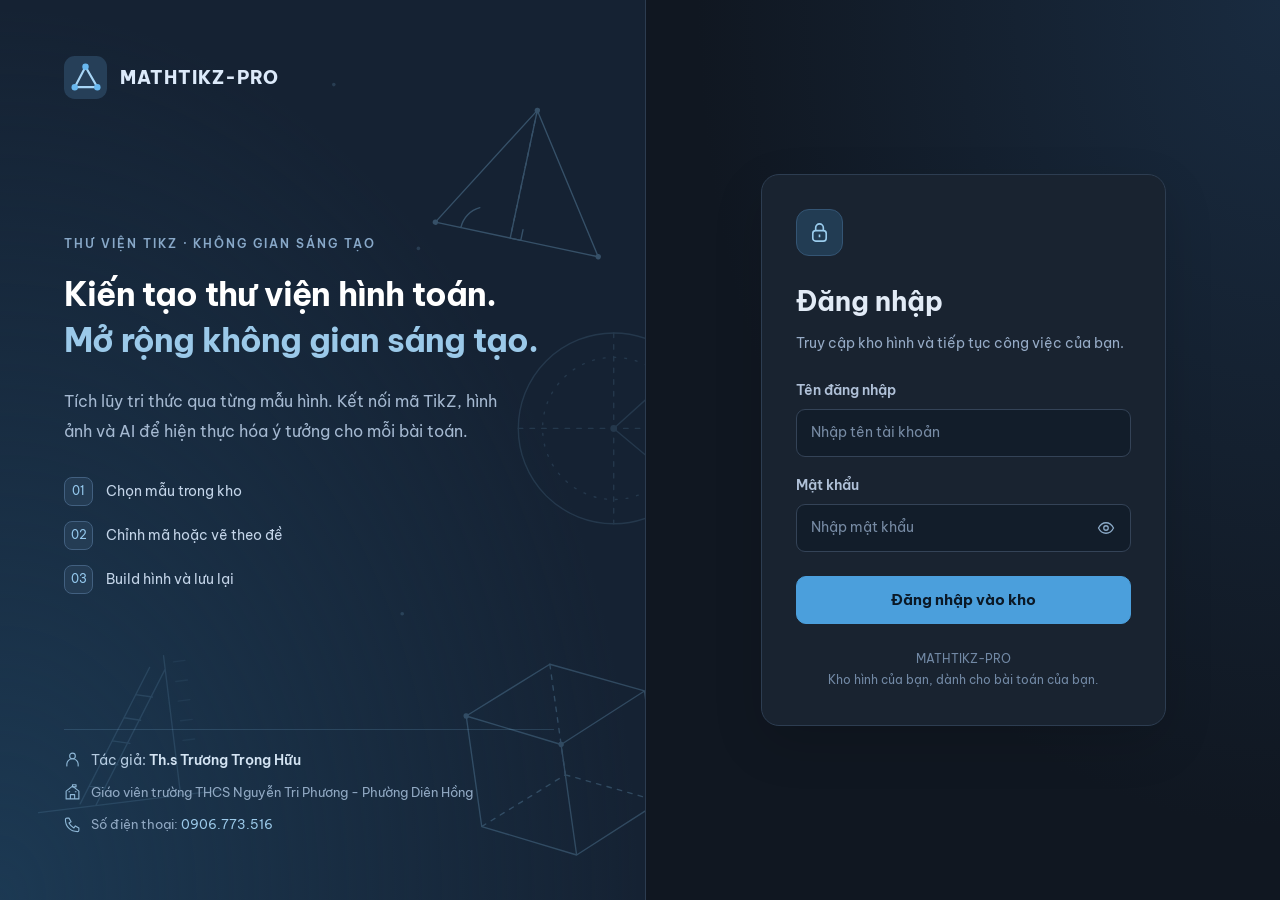
<file: index.html>
<!doctype html>
<html lang="vi">
<head><meta charset="utf-8"><meta name="viewport" content="width=device-width,initial-scale=1"><meta name="description" content="MATHTIKZ-PRO — Kho mã TikZ cá nhân, hình thực tế và vẽ theo đề bài."><title>MATHTIKZ-PRO · Đăng nhập</title><link rel="icon" href="favicon.svg"><link rel="stylesheet" href="chung/giao-dien.css"><link rel="stylesheet" href="chung/web.css"><link rel="stylesheet" href="chung/theme.css"><script src="chung/cau-hinh.js"></script><script src="chung/dang-nhap.js" data-trang="dang-nhap"></script></head>
<body><div class="dang-nhap">
  <section class="gioi-thieu">
    <div class="login-art" aria-hidden="true"><img src="chung/hinh-nen.svg" alt=""></div>
    <div class="login-brand"><img src="favicon.svg" alt="">MATHTIKZ-PRO</div>
    <div class="login-story"><div class="login-kicker">THƯ VIỆN TIKZ · KHÔNG GIAN SÁNG TẠO</div><h1>Kiến tạo thư viện hình toán.<br><span>Mở rộng không gian sáng tạo.</span></h1><p>Tích lũy tri thức qua từng mẫu hình. Kết nối mã TikZ, hình ảnh và AI để hiện thực hóa ý tưởng cho mỗi bài toán.</p><ul class="login-steps"><li><span>01</span>Chọn mẫu trong kho</li><li><span>02</span>Chỉnh mã hoặc vẽ theo đề</li><li><span>03</span>Build hình và lưu lại</li></ul></div>
    <div class="login-author">
      <p class="login-author-name"><svg class="author-icon" aria-hidden="true" viewBox="0 0 24 24" fill="none" stroke="currentColor" stroke-width="1.6" stroke-linecap="round" stroke-linejoin="round"><circle cx="12" cy="7" r="4"/><path d="M4 21v-2a8 8 0 0 1 16 0v2"/></svg><span>Tác giả: <strong>Th.s Trương Trọng Hữu</strong></span></p>
      <p><svg class="author-icon" aria-hidden="true" viewBox="0 0 24 24" fill="none" stroke="currentColor" stroke-width="1.6" stroke-linecap="round" stroke-linejoin="round"><path d="m3 10 9-7 9 7v11H3Z M9 21v-6h6v6 M7 11h1m8 0h1"/><path d="M12 3V1m0 0h5v3h-5"/></svg><span>Giáo viên trường THCS Nguyễn Tri Phương - Phường Diên Hồng</span></p>
      <p><svg class="author-icon" aria-hidden="true" viewBox="0 0 24 24" fill="none" stroke="currentColor" stroke-width="1.6" stroke-linecap="round" stroke-linejoin="round"><path d="m7 3 3 5-3 2a16 16 0 0 0 7 7l2-3 5 3v3a2 2 0 0 1-2 2C9 22 2 15 2 5a2 2 0 0 1 2-2Z"/></svg><span>Số điện thoại: <a href="tel:0906773516">0906.773.516</a></span></p>
    </div>
  </section>
  <section class="form-dn"><form id="form">
    <div class="login-lock" aria-hidden="true"><svg viewBox="0 0 24 24" fill="none" stroke="currentColor" stroke-width="1.7"><rect x="5" y="10" width="14" height="11" rx="3"/><path d="M8 10V7a4 4 0 0 1 8 0v3M12 14v3"/></svg></div>
    <h2>Đăng nhập</h2><p class="phu">Truy cập kho hình và tiếp tục công việc của bạn.</p>
    <div id="loi" hidden role="alert"></div>
    <label for="ten">Tên đăng nhập<input class="o-nhap" id="ten" placeholder="Nhập tên tài khoản" autocomplete="username" autocapitalize="none" required></label>
    <label for="mk">Mật khẩu<div class="password-wrap"><input class="o-nhap" id="mk" type="password" placeholder="Nhập mật khẩu" autocomplete="current-password" required><button class="show-password" id="hien-mk" type="button" aria-label="Hiện mật khẩu" aria-pressed="false"><svg viewBox="0 0 24 24" fill="none" stroke="currentColor" stroke-width="1.7"><path d="M2 12s3.5-7 10-7 10 7 10 7-3.5 7-10 7-10-7-10-7Z"/><circle cx="12" cy="12" r="3"/></svg></button></div></label>
    <button class="nut chinh" id="gui">Đăng nhập vào kho</button>
    <div class="note-thu" id="thu" hidden><strong>Chế độ dùng thử trên máy</strong><br>admin / admin123 · gv / gv123 · hs / hs123<br>Bản nháp được giữ trên trình duyệt này.</div>
    <div class="login-form-footer">MATHTIKZ-PRO<br>Kho hình của bạn, dành cho bài toán của bạn.</div>
  </form></section>
</div><script src="trang/dang-nhap.js"></script></body></html>
</file>
<file: chung/giao-dien.css>
/* =====================================================================
   GIAO DIỆN CHUNG — màu, phông chữ, bố cục cho mọi trang
   ===================================================================== */
@import url('https://fonts.googleapis.com/css2?family=Be+Vietnam+Pro:wght@400;500;600;700;800&display=swap');

:root {
  --nen: #F3F6FB;
  --nen-2: #E9EEF7;
  --the: #FFFFFF;
  --chu: #16213A;
  --chu-phu: #5A6680;
  --vien: #DCE3EF;
  --chinh: #2451C7;
  --chinh-dam: #1A3D9C;
  --chinh-nhat: #E6EDFD;
  --canh-bao: #B4570A;
  --loi: #C62828;
  --tot: #1B7F4B;
  --bo-goc: 14px;
  --bong: 0 1px 2px rgba(22, 33, 58, .06), 0 6px 20px rgba(22, 33, 58, .07);
  --phong: 'Be Vietnam Pro', 'Segoe UI', system-ui, -apple-system, Roboto, Arial, sans-serif;
  --phong-toan: 'Cambria Math', 'Times New Roman', 'STIX Two Math', serif;

  /* Lớp học: mỗi lớp một màu */
  --lop6: #0E7C66;
  --lop7: #2451C7;
  --lop8: #7A3FB8;
  --lop9: #B4570A;
}

* { box-sizing: border-box; }
html, body { margin: 0; height: 100%; }
body {
  font-family: var(--phong);
  font-size: 16px;
  line-height: 1.5;
  color: var(--chu);
  background: var(--nen);
  -webkit-font-smoothing: antialiased;
}
a { color: var(--chinh); text-decoration: none; }
button, input, select, textarea { font: inherit; color: inherit; }
.an { display: none !important; }

/* ---------- Nút ---------- */
.nut {
  display: inline-flex; align-items: center; justify-content: center; gap: 8px;
  min-height: 42px; padding: 8px 16px; border-radius: 10px;
  border: 1px solid var(--vien); background: var(--the); color: var(--chu);
  font-weight: 600; cursor: pointer; transition: background .15s, border-color .15s, transform .05s;
  white-space: nowrap;
}
.nut:hover { border-color: #B9C5DC; background: #F8FAFE; }
.nut:active { transform: translateY(1px); }
.nut:disabled { opacity: .5; cursor: not-allowed; }
.nut.chinh { background: var(--chinh); border-color: var(--chinh); color: #fff; }
.nut.chinh:hover { background: var(--chinh-dam); }
.nut.nguy { color: var(--loi); }
.nut.nho { min-height: 34px; padding: 4px 12px; font-size: 14px; }
.nut svg { width: 18px; height: 18px; flex: none; }

/* ---------- Ô nhập ---------- */
.o-nhap {
  width: 100%; min-height: 46px; padding: 10px 14px; border-radius: 10px;
  border: 1px solid var(--vien); background: #fff; outline: none;
  transition: border-color .15s, box-shadow .15s;
}
.o-nhap:focus { border-color: var(--chinh); box-shadow: 0 0 0 3px rgba(36, 81, 199, .15); }
.nhan-o { display: block; font-size: 14px; font-weight: 600; color: var(--chu-phu); margin: 0 0 6px; }

/* ---------- Thanh trên cùng ---------- */
.thanh-tren {
  position: sticky; top: 0; z-index: 30;
  display: flex; align-items: center; gap: 12px;
  padding: 10px 20px; min-height: 60px;
  background: rgba(255, 255, 255, .92); backdrop-filter: blur(8px);
  border-bottom: 1px solid var(--vien);
}
.thuong-hieu { display: flex; align-items: center; gap: 10px; font-weight: 800; letter-spacing: .02em; color: var(--chu); }
.thuong-hieu .logo { width: 34px; height: 34px; flex: none; }
.thuong-hieu small { display: block; font-weight: 500; font-size: 12px; color: var(--chu-phu); letter-spacing: 0; }
.thanh-tren .gian { flex: 1; }
.nguoi-dung { display: flex; align-items: center; gap: 10px; font-size: 14px; color: var(--chu-phu); }
.nguoi-dung b { color: var(--chu); }
.huy-hieu {
  display: inline-block; padding: 2px 10px; border-radius: 99px; font-size: 12px; font-weight: 700;
  background: var(--chinh-nhat); color: var(--chinh);
}
.bang-thu {
  position: fixed; left: 50%; bottom: 14px; transform: translateX(-50%); z-index: 60;
  background: #FFF4E5; color: #7A3E00; border: 1px solid #F3C98B; border-radius: 99px;
  padding: 6px 14px; font-size: 13px; font-weight: 600; box-shadow: var(--bong);
}

/* ---------- Thẻ / hộp ---------- */
.the { background: var(--the); border: 1px solid var(--vien); border-radius: var(--bo-goc); box-shadow: var(--bong); }

/* ---------- Thông báo nổi ---------- */
#thong-bao {
  position: fixed; top: 76px; left: 50%; transform: translate(-50%, -10px); z-index: 90;
  background: var(--chu); color: #fff; padding: 10px 18px; border-radius: 10px;
  font-weight: 600; font-size: 15px; opacity: 0; pointer-events: none; transition: all .2s;
  max-width: calc(100% - 32px);
}
#thong-bao.hien { opacity: 1; transform: translate(-50%, 0); }
#thong-bao.loi { background: var(--loi); }
#thong-bao.tot { background: var(--tot); }

@media (max-width: 640px) {
  .thanh-tren { padding: 6px 12px; gap: 8px; min-height: 52px; }
  .thuong-hieu { font-size: 14px; line-height: 1.2; }
  .nguoi-dung { gap: 6px; }
  .nguoi-dung .nut.nho { padding: 4px 10px; }
  .thuong-hieu small { display: none; }
  .nguoi-dung .ten-nd { display: none; }
}
@media (max-width: 480px) {
  .thuong-hieu > span { display: none; }
  .nguoi-dung .huy-hieu { display: none; }
}
</file>
<file: chung/web.css>
:root{--chinh:#2459dd}body{background:#f5f7fb}.bo-cuc{display:grid;grid-template-columns:215px minmax(0,1fr);min-height:calc(100vh - 76px)}.menu-trai{background:white;border-right:1px solid #e2e8f2;padding:30px 18px}.menu-trai strong{display:block;padding:0 12px 20px;color:#71829b;font-size:12px;letter-spacing:1px}#menu{display:grid;gap:8px}#menu a{padding:13px 14px;border-radius:9px;color:#65748d;text-decoration:none;font-weight:600;font-size:14px}#menu a.bat{color:#2459dd;background:#edf3ff}#trang-thai-kho{font-size:12px;color:#8190a8;line-height:1.8;margin:30px 12px}.noi-dung{max-width:1500px;width:100%;padding:32px;margin:0 auto}.dau-trang{display:flex;justify-content:space-between;align-items:center;gap:20px;margin-bottom:25px}.dau-trang h1{font-size:28px;margin:0 0 8px}.phu{color:#7888a0;font-size:14px;line-height:1.7}.loc{display:flex;flex-wrap:wrap;gap:12px;padding:16px;background:white;border:1px solid #e2e8f2;border-radius:12px;margin-bottom:20px}.loc input{flex:1;min-width:180px}.loc select{min-width:140px}.o-nhap{font-size:14px}label{display:block;font-size:14px;color:#596f8f;font-weight:600}label .o-nhap{margin-top:8px;width:100%;font-weight:400}#loi{background:#fff0f0;color:#a22e37;padding:15px;border:1px solid #f0cccc;border-radius:9px;margin:18px 0;white-space:pre-wrap;overflow-wrap:anywhere;max-height:250px;overflow:auto}.luoi{display:grid;grid-template-columns:repeat(auto-fill,minmax(230px,1fr));gap:20px}.mau{background:white;border:1px solid #e2e8f2;border-radius:12px;overflow:hidden;text-decoration:none;color:#263c60}.mau:hover{border-color:#acc6f6;box-shadow:0 6px 20px #18457712}.anh-mau{height:190px;display:grid;place-items:center;background:#fff;padding:24px;border-bottom:1px solid #edf0f7}.anh-mau img{max-width:100%;max-height:140px;object-fit:contain}.thong-tin{padding:17px}.thong-tin h3{font-size:16px;margin:0 0 10px}.nhan{font-size:12px;color:#7191bb;background:#edf4ff;border-radius:5px;padding:4px 7px}.mo{font-size:12px;color:#7a8ba5;line-height:1.8}.trong{padding:70px 24px;text-align:center;border:1px dashed #cbd8ea;border-radius:12px;background:#fff;color:#71849f}.trong h2{color:#263c60;font-size:21px}.trong .nut{margin-top:16px}.bieu-mau{display:grid;grid-template-columns:2fr 1fr 1fr;gap:16px;background:white;padding:22px;border:1px solid #e2e8f2;border-radius:12px;margin-bottom:20px}.rong{grid-column:1/-1}.hai-cot{display:grid;grid-template-columns:1fr 1fr;gap:20px}.bang{border:1px solid #e2e8f2;border-radius:12px;background:white;overflow:hidden}.tieu-de-bang{display:flex;justify-content:space-between;align-items:center;padding:16px 18px;border-bottom:1px solid #e2e8f2;font-weight:600;font-size:14px}.ma-tikz{width:100%;height:410px;display:block;border:0;resize:vertical;background:#19253a;color:#d6e2f7;padding:22px;font:14px/1.8 Consolas,monospace}.xem-truoc{min-height:410px;display:flex;align-items:center;justify-content:center;text-align:center;padding:30px;color:#8a99b0;background-image:radial-gradient(#e6edf5 .7px,transparent .7px);background-size:16px 16px}.xem-truoc img{max-width:100%;max-height:420px;object-fit:contain;background:#fff}.hang-nut{display:flex;flex-wrap:wrap;gap:10px;margin:20px 0;align-items:center}.nut:disabled{opacity:.5;cursor:not-allowed}textarea.o-nhap{min-height:190px;line-height:1.8;resize:vertical}.goi-y{display:grid;gap:12px;margin-top:16px}.lua-chon{display:flex;align-items:center;gap:14px;padding:14px;border:1px solid #dae3f0;border-radius:9px;background:#fff}.lua-chon input{width:18px;height:18px}.lua-chon div{flex:1}.chon{background:#f1f6ff}.the-trang{background:white;border:1px solid #e2e8f2;border-radius:12px;padding:24px}.the-trang h2{font-size:20px;margin-top:0}.the-trang p{font-size:14px;line-height:1.8;color:#6e829f}.nhap-tep{position:relative;cursor:pointer;color:#4777c9}.nhap-tep input{position:absolute;inset:0;opacity:0;width:100%;cursor:pointer}.dialog{border:1px solid #dbe4f1;border-radius:12px;padding:25px;max-width:450px}.dialog::backdrop{background:#172b4d66}.dang-nhap{min-height:100vh;display:grid;grid-template-columns:1fr 1fr}.gioi-thieu{background:#2459dd;color:white;padding:60px;display:flex;justify-content:center;flex-direction:column}.gioi-thieu h1{font-size:44px;margin:0 0 22px}.gioi-thieu p{font-size:18px;line-height:1.9;max-width:460px}.form-dn{display:grid;place-items:center;padding:30px}.form-dn form{width:100%;max-width:390px}.form-dn label{margin:20px 0}.form-dn h2{font-size:28px}.form-dn .nut{width:100%}.note-thu{background:#fff5de;color:#83600c;padding:14px;margin-top:22px;border-radius:8px;font-size:13px;line-height:1.8}.sr-only{position:absolute;clip:rect(0,0,0,0);width:1px;height:1px;overflow:hidden}.nut.chinh{background:#2459dd;border-color:#2459dd;color:white}@media(max-width:850px){.bo-cuc{grid-template-columns:1fr}.menu-trai{padding:12px;border-right:0;border-bottom:1px solid #e2e8f2}.menu-trai strong,#trang-thai-kho{display:none}#menu{display:flex;overflow:auto}#menu a{white-space:nowrap;font-size:12px;padding:10px}.noi-dung{padding:22px 16px}.hai-cot{grid-template-columns:1fr}.bieu-mau{grid-template-columns:1fr 1fr}.bieu-mau label:first-child{grid-column:1/-1}.dau-trang{align-items:flex-start}.dau-trang h1{font-size:24px}.dang-nhap{grid-template-columns:1fr}.gioi-thieu{padding:32px}.gioi-thieu h1{font-size:30px}.gioi-thieu p{font-size:15px}.ma-tikz{height:320px}.xem-truoc{min-height:320px}.ten-nd{display:none}}
.loc>.o-nhap{width:auto}.loc>input{flex:1 1 240px}.loc>select{flex:0 1 165px}@media(max-width:650px){.loc>.o-nhap{width:100%;flex-basis:100%}}
</file>
<file: chung/theme.css>
/* MATHTIKZ-PRO: shared dark palette and vertical navigation on every screen. */
:root{color-scheme:dark;--nen:#101721;--nen-2:#17212f;--the:#192330;--chu:#e1e8f1;--chu-phu:#9aaabd;--vien:#2b384a;--chinh:#69b8ef;--chinh-dam:#93ccf4;--chinh-nhat:#1c354b;--loi:#f38b8b;--tot:#7acdb5;--bong:0 6px 24px #070d1526}html,body{background:var(--nen);color:var(--chu)}a{color:var(--chinh)}button:focus-visible,a:focus-visible{outline:2px solid var(--chinh);outline-offset:3px}.thanh-tren{background:#131c28f5;border-color:var(--vien);min-height:70px}.thuong-hieu{color:var(--chu);font-size:17px;letter-spacing:.06em}.thuong-hieu small{color:var(--chu-phu);letter-spacing:0}.thuong-hieu .logo{width:36px;height:36px}.huy-hieu{color:#a6d5f7;background:#203b51}.nut{background:#1b2736;color:var(--chu);border-color:#344356;font-weight:500}.nut:hover{background:#263549;border-color:#5a7898}.nut.chinh{background:#4b9fdc;border-color:#4b9fdc;color:#0b1927;font-weight:700}.nut.chinh:hover{background:#78b9e8;border-color:#78b9e8}.nut.nguy{color:#f18f8f}.o-nhap{background:#121d2a;border-color:#344357;color:#e1e8f1;font-size:14px}.o-nhap::placeholder{color:#778ba4}.o-nhap:focus{border-color:#6cb8ed;box-shadow:0 0 0 3px #6cb8ed15}.o-nhap option{background:#162232;color:#e1e8f1}.bo-cuc{grid-template-columns:214px minmax(0,1fr);min-height:calc(100vh - 70px);align-items:start}.menu-trai{position:sticky;top:70px;height:calc(100vh - 70px);min-height:calc(100vh - 70px);overflow:auto;background:#141e2b;border-right:1px solid var(--vien);border-bottom:0;padding:30px 16px}.menu-trai strong{display:block;color:#7e91ab;font-size:11px;line-height:1.8;letter-spacing:1.2px;padding:0 12px 20px}#menu{display:flex;flex-direction:column;gap:8px;overflow:visible}#menu a{display:flex;align-items:center;gap:11px;white-space:normal;min-height:48px;padding:12px 13px;font-size:14px;color:#a4b4c9;border:1px solid transparent;border-radius:9px;text-decoration:none}#menu a svg{width:19px;height:19px;flex:none;color:#8098b5}#menu a:hover{background:#1c2a3c;color:#e1e8f1}#menu a.bat{color:#a5d7f8;background:#1e354c;border-color:#294967}#menu a.bat svg{color:#91c9f1}#trang-thai-kho{display:block;color:#8094ad;border-top:1px solid var(--vien);padding-top:20px;margin:34px 12px 0;font-size:12px;line-height:1.8}.noi-dung{min-width:0;padding:34px;overflow-wrap:anywhere}.dau-trang{gap:20px;align-items:center}.dau-trang h1{font-size:29px;letter-spacing:-.6px;color:#e3eaf4}.phu,.mo{color:#8fa3bd}.phu{font-size:14px;line-height:1.8}.loc,.bieu-mau,.bang,.the-trang,.mau,.lua-chon{background:#192330;border-color:#2d3b4f;color:#e1e8f1}.loc>.o-nhap{width:auto}.loc>input{flex:1 1 240px;min-width:0}.loc>select{flex:0 1 175px;min-width:0}.mau:hover{border-color:#497aa2}.anh-mau{background:#e9edf2;border-color:#344356}.thong-tin h3{color:#dfe9f6}.nhan{color:#a6d2ef;background:#23425c}.trong{background:#151f2d;border-color:#354963;color:#8ea4c0;padding:64px 24px}.trong h2{color:#cfdceb}.trong p{font-size:14px}label,.bieu-mau label{color:#a8bad1;font-size:14px}.tieu-de-bang{background:#1b293a;border-color:#304157;color:#cddced}.ma-tikz{background:#0d1623;color:#b9d2ee;min-width:0}.ma-tikz:focus{outline:2px solid #467daa;outline-offset:-2px}.xem-truoc{background-color:#141e2c;background-image:radial-gradient(#2d3e53 .7px,transparent .7px);color:#8499b5}.xem-truoc img{background:#edf0f3;border-radius:8px;padding:12px;box-shadow:0 5px 25px #0002}.the-trang p{color:#96aac4}.nhap-tep{color:#8ac0e7}.lua-chon input{accent-color:#62b1e9}.chon{background:#243c54}.dialog,dialog{background:#1b2839;color:#e0e9f5;border-color:#3a4d66}.dialog::backdrop,dialog::backdrop{background:#050a12b8;backdrop-filter:blur(3px)}#loi{background:#3a232c;color:#f4afb3;border-color:#70404d}.bang-thu{background:#29343f;color:#b7c7d9;border-color:#3f536a;box-shadow:none}#thong-bao{background:#294761;color:#d9ecfb;border:1px solid #416d8e}#thong-bao.loi{background:#4a2834}
.dang-nhap{min-height:100vh;grid-template-columns:1.02fr 1fr;background:#101721}.gioi-thieu{background:radial-gradient(ellipse at 0% 100%,#1c3953 0,transparent 70%),#152233;border-right:1px solid #2c3c50;padding:56px clamp(28px,5vw,76px);align-items:flex-start;justify-content:space-between;gap:32px}.login-brand{display:flex;align-items:center;gap:13px;color:#dceafa;font-size:18px;font-weight:800;letter-spacing:1px}.login-brand img{width:43px;height:43px}.login-story{margin:auto 0}.login-kicker{color:#88a8c8;font-size:12px;letter-spacing:2px;margin-bottom:18px;font-weight:600}.gioi-thieu h1{font-size:clamp(29px,3.1vw,43px);line-height:1.35;font-weight:700;letter-spacing:-1px;max-width:490px;margin:0 0 22px}.gioi-thieu p{font-size:16px;color:#a5b9d1;line-height:1.9;max-width:460px;margin:0 0 30px}.login-steps{display:grid;gap:15px;color:#c4d5e9;font-size:14px;list-style:none;padding:0;margin:0}.login-steps li{display:flex;align-items:center;gap:13px}.login-steps li>span{width:29px;height:29px;border-radius:8px;border:1px solid #426080;background:#243c54;color:#95c9ee;font-size:12px;display:grid;place-items:center;flex:none}.login-note{color:#7891ae;font-size:12px;line-height:1.8}.form-dn{padding:40px;background:radial-gradient(ellipse at 100% 0%,#192b40 0,transparent 65%)}.form-dn form{max-width:405px;background:#192330;border:1px solid #2d3d51;border-radius:18px;padding:34px;box-shadow:0 18px 50px #0002}.login-lock{width:47px;height:47px;background:#223c53;border:1px solid #345574;border-radius:13px;display:grid;place-items:center;color:#9acced;margin-bottom:25px}.login-lock svg{width:23px;height:23px}.form-dn h2{font-size:27px;color:#e2ebf6;margin:0 0 9px}.form-dn .phu{font-size:14px;margin:0 0 24px;color:#96abc6}.form-dn label{font-size:14px;margin:18px 0;color:#b0c1d8}.form-dn .o-nhap{min-height:48px;border-radius:9px}.password-wrap{position:relative}.password-wrap input{padding-right:48px}.show-password{position:absolute;right:7px;bottom:6px;width:35px;height:35px;border:0;border-radius:7px;background:transparent;color:#8cabc9;cursor:pointer;display:grid;place-items:center}.show-password:hover{background:#23364c}.show-password svg{width:18px;height:18px}.form-dn #gui{min-height:48px;margin-top:6px;font-size:15px}.note-thu{background:#202f40;color:#9fb7d3;border:1px solid #344c66;font-size:12px;padding:13px;border-radius:8px;margin-top:23px}.note-thu strong{color:#bfdaee}.login-form-footer{text-align:center;font-size:12px;color:#7289a5;line-height:1.8;margin-top:24px}.form-dn [hidden]{display:none!important}.admin-page th{background:#1b2a3d;color:#9fb3cf}.admin-page .tab-hop button{background:#142134;border-color:#34485f;color:#a5bbd5}.admin-page .tab-hop button.bat{background:#29445f;color:#b9dcf4}.admin-page .vt.admin{background:#423043;color:#e8aecb}.admin-page .vt.giaovien{background:#263e5d;color:#a8ccf4}.admin-page .vt.hocsinh{background:#233f3b;color:#a0d5c2}.admin-page .canh-bao{background:#493c2c;color:#e2c39a}
@media(max-width:1050px){.bo-cuc{grid-template-columns:185px minmax(0,1fr)}.noi-dung{padding:26px 24px}.menu-trai{padding:25px 12px}.bieu-mau{grid-template-columns:1fr 1fr}.bieu-mau label:first-child{grid-column:1/-1}.hai-cot{grid-template-columns:1fr}.form-dn{padding:24px}.form-dn form{padding:28px}.gioi-thieu{padding:38px}}
@media(max-width:850px){.bo-cuc{grid-template-columns:168px minmax(0,1fr)}.menu-trai{position:sticky;top:70px;height:calc(100vh - 70px);min-height:calc(100vh - 70px);padding:24px 10px;border-right:1px solid var(--vien);border-bottom:0}.menu-trai strong{display:block;font-size:10px;padding:0 8px 17px}#menu{display:flex;flex-direction:column;overflow:visible}#menu a{white-space:normal;font-size:14px;min-height:48px;padding:11px 9px;gap:8px}#menu a svg{width:17px;height:17px}#trang-thai-kho{display:block;margin:26px 8px 0;font-size:12px}.noi-dung{padding:24px 18px}.dau-trang{flex-wrap:wrap;gap:12px}.dau-trang h1{font-size:25px}.loc>.o-nhap{flex:1 1 100%;width:100%}.bieu-mau{padding:17px;gap:13px}.bieu-mau label{grid-column:1/-1}.dang-nhap{grid-template-columns:1fr}.gioi-thieu{padding:32px;gap:25px;border-right:0;border-bottom:1px solid #2c3c50}.login-story{margin:0}.gioi-thieu h1{font-size:29px;max-width:none}.gioi-thieu p{font-size:15px;margin-bottom:20px}.login-steps{grid-template-columns:repeat(3,1fr);gap:10px;font-size:12px}.login-steps li{gap:7px}.login-note{display:none}.form-dn{padding:30px 20px}.form-dn form{max-width:480px}.ten-nd{display:none}}
@media(max-width:550px){.bo-cuc{grid-template-columns:132px minmax(0,1fr)}.menu-trai{padding:20px 7px;top:64px;height:calc(100vh - 64px);min-height:calc(100vh - 64px)}.menu-trai strong{font-size:10px;letter-spacing:.3px;padding-left:7px}#menu a{font-size:14px;line-height:1.55;padding:10px 8px;gap:7px}#menu a svg{display:none}#trang-thai-kho{font-size:12px;margin-left:7px;margin-right:7px}.noi-dung{padding:20px 12px}.thanh-tren{min-height:64px;padding:9px 12px;gap:10px}.thuong-hieu{font-size:13px;letter-spacing:.02em}.thuong-hieu>span{display:block!important}.thuong-hieu .logo{width:29px;height:29px}.thuong-hieu small{display:none}.nguoi-dung .huy-hieu,.nguoi-dung a.nut{display:none}.nguoi-dung .nut.nho{font-size:12px;padding:6px 8px}.dau-trang h1{font-size:22px;line-height:1.45}.loc{padding:11px;gap:9px}.bieu-mau{padding:13px}.the-trang{padding:16px}.trong{padding:40px 16px}.trong h2{font-size:18px}.luoi{grid-template-columns:1fr}.mau{min-width:0}.hang-nut .nut{font-size:13px;max-width:100%;white-space:normal}.ma-tikz{padding:15px;font-size:13px}.xem-truoc{padding:17px}.tieu-de-bang{padding:13px;font-size:13px}.login-brand{font-size:15px}.login-brand img{width:36px;height:36px}.gioi-thieu{padding:27px 24px}.login-kicker{font-size:10px;margin-bottom:12px}.gioi-thieu h1{font-size:27px;margin-bottom:15px}.login-steps{grid-template-columns:1fr;gap:10px;font-size:14px}.form-dn form{padding:26px 22px}}
@media(prefers-reduced-motion:reduce){*{transition:none!important;animation:none!important}}

/* Quiet geometry behind the home-page introduction. */
.gioi-thieu{position:relative;isolation:isolate;overflow:hidden}
.login-art{position:absolute;inset:0;z-index:-1;pointer-events:none;user-select:none}
.login-art img{width:100%;height:100%;object-fit:cover;object-position:center}
.gioi-thieu h1{font-size:clamp(29px,2.6vw,36px);line-height:1.4;letter-spacing:-.8px}
.gioi-thieu h1 span{color:#9bc9e9}
.login-author{width:100%;max-width:490px;border-top:1px solid #8bc9f12b;padding-top:18px}
.gioi-thieu .login-author p{font-size:13px;line-height:1.8;color:#91a9c3;margin:0 0 5px;max-width:none}
.gioi-thieu .login-author .login-author-name{color:#b5cbe0;font-size:14px}
.login-author strong{color:#d4e4f3;font-weight:600}
.login-author a{color:#9bc9e9;text-decoration:none;white-space:nowrap}
.login-author a:hover{text-decoration:underline}
.gioi-thieu .login-author p{display:flex;align-items:flex-start;gap:10px;margin-bottom:8px}
.author-icon{width:17px;height:17px;flex:none;margin-top:3px;color:#8eb7d6}
.login-author p>span{min-width:0}

/* API setup and the import review workspace. */
body{height:auto;min-height:100%}
.ai-grid{display:grid;grid-template-columns:repeat(2,minmax(0,1fr));gap:20px;margin-top:20px}
.ai-card{min-width:0}.ai-card h2{margin-bottom:8px}.ai-card>label{margin-top:16px}
.ai-card .ai-state{color:#a1cdeb;margin:0 0 20px}.ai-card .hang-nut{margin-bottom:12px}
.api-key-row{display:flex;align-items:center;gap:8px;margin-top:8px}.api-key-row .o-nhap{margin-top:0;min-width:0;flex:1}.api-key-row .nut{flex:none}
.check-line{display:flex;align-items:center;gap:10px;font-weight:500;line-height:1.7}.check-line input{width:17px;height:17px;flex:none;accent-color:#69b8ef}
.ai-card .check-line{font-size:12px}.active-ai-row{display:flex;align-items:flex-end;gap:15px;flex-wrap:wrap}.active-ai-row label{min-width:220px}
.ai-card a{font-size:13px}.ai-card [hidden],.scan-review [hidden]{display:none!important}
.scan-upload details{margin:18px 0}.scan-upload summary,.scan-review summary{color:#9fc7e4;cursor:pointer;font-size:14px;margin:15px 0}.scan-upload textarea{margin:12px 0}
.scan-actions{margin:20px 0}.scan-actions progress{width:100%;height:5px;accent-color:#69b8ef}
.scan-layout{display:grid;grid-template-columns:230px minmax(0,1fr);gap:20px;align-items:start}
.scan-queue{padding:20px;position:sticky;top:90px;max-height:calc(100vh - 110px);overflow:auto}.scan-queue h2{font-size:18px}
#scan-queue-list{display:grid;gap:10px;margin-top:18px}.scan-job{text-align:left;cursor:pointer;border:1px solid #2d4055;background:#152232;border-radius:9px;padding:13px;color:#bdcfe5;min-width:0;overflow-wrap:anywhere}.scan-job>*{display:block}.scan-job strong{font-size:13px;line-height:1.7}.scan-job .mo{font-size:11px;margin-top:5px}.scan-job.bat{background:#203b53;border-color:#5b9bc9}
.scan-review{min-width:0}.scan-verdict{color:#a9d9f5;background:#203b50;padding:10px 13px;border-radius:8px;font-size:12px;line-height:1.7}.scan-meta{display:grid;grid-template-columns:1fr 1fr;gap:15px;margin:20px 0}
.scan-code-preview{display:grid;grid-template-columns:1fr 1fr;gap:15px;min-width:0}.scan-code-preview>*{min-width:0}.scan-code-preview .ma-tikz{height:340px;font-size:12px;padding:15px}.scan-code-preview .xem-truoc{min-height:340px;padding:18px}.scan-original{white-space:pre-wrap;overflow-wrap:anywhere;font:12px/1.8 Consolas,monospace;background:#101a27;padding:15px;border-radius:8px;max-height:400px;overflow:auto}
@media(max-width:1200px){.scan-layout{grid-template-columns:190px minmax(0,1fr)}.scan-code-preview{grid-template-columns:1fr}.scan-queue{padding:16px}}
@media(max-width:950px){.ai-grid,.scan-layout{grid-template-columns:1fr}.scan-queue{position:static;max-height:360px}.scan-meta{grid-template-columns:1fr}.scan-meta .rong{grid-column:auto}.scan-code-preview{grid-template-columns:1fr}}
@media(max-width:550px){.ai-card{padding:15px}.api-key-row{flex-wrap:wrap}.api-key-row .o-nhap{flex-basis:100%}.active-ai-row label{min-width:0;width:100%}.scan-review{padding:15px}.scan-review .hang-nut .nut,.ai-card .hang-nut .nut{width:100%}}
@media(max-width:850px){.login-art img{object-fit:cover;object-position:center 60%}.gioi-thieu h1{font-size:29px}}
@media(max-width:550px){.gioi-thieu h1{font-size:27px}.login-art{opacity:.7}.login-kicker{line-height:1.8;letter-spacing:1.3px}}

/* Keep the scan controls compact so the review workspace starts near the top. */
body[data-trang="quet"] .noi-dung{padding-top:22px}
body[data-trang="quet"] .dau-trang{margin-bottom:16px}
body[data-trang="quet"] .dau-trang h1{margin:0;font-size:25px}
.scan-upload{padding:16px 18px;margin-bottom:18px}
.scan-toolbar{display:flex;justify-content:space-between;align-items:center;flex-wrap:wrap;gap:10px 20px}
.scan-toolbar .hang-nut{margin:0;gap:8px}
.scan-toolbar .nut{padding:9px 12px;font-size:13px}
.scan-status-row{display:flex;justify-content:space-between;align-items:center;gap:8px 18px;flex-wrap:wrap;margin-top:12px}
.scan-status-row p{margin:0;font-size:12px;line-height:1.6}
.scan-upload progress{display:block;width:100%;height:4px;margin:10px 0 12px;accent-color:#69b8ef;border:0;border-radius:4px;overflow:hidden;background:#28394d}
.scan-upload progress::-webkit-progress-bar{background:#28394d}
.scan-upload progress::-webkit-progress-value{background:#69b8ef}
.scan-extras{display:grid;grid-template-columns:minmax(0,1fr) auto;gap:12px 20px;align-items:start}
.scan-extras details{margin:0;min-width:0}
.scan-extras summary{margin:0;font-size:12px;line-height:1.6;width:fit-content}
.scan-help[open]{max-width:420px}
.scan-help p{font-size:12px;margin:8px 0 0}
.scan-paste-panel textarea{min-height:140px}
body[data-trang="quet"] .scan-review{padding:20px}
body[data-trang="quet"] .scan-review h2{font-size:18px;margin-bottom:14px}
body[data-trang="quet"] .scan-layout>.the-trang{min-height:calc(100vh - 350px)}
.scan-info{margin:12px 0 16px}.scan-info summary{margin:0;font-size:13px}.scan-info .scan-meta{margin:14px 0 0}
body[data-trang="quet"] #scan-origin{margin:0 0 8px}
body[data-trang="quet"] #scan-reason{margin:8px 0;font-size:12px;line-height:1.6}
body[data-trang="quet"] #scan-removed:empty{display:none}
@media(min-width:1100px){.scan-code-preview{grid-template-columns:1fr 1fr}}
@media(max-width:1200px){.scan-toolbar .scan-actions{justify-content:flex-start}.scan-layout{gap:16px}}
@media(max-width:950px){body[data-trang="quet"] .scan-queue{min-height:0}body[data-trang="quet"] .scan-review{min-height:300px}}
@media(max-width:650px){.scan-upload{padding:14px}.scan-extras{grid-template-columns:1fr}.scan-help[open]{max-width:none}.scan-status-row{align-items:flex-start}body[data-trang="quet"] .dau-trang h1{font-size:22px}}
/* Nút Edit trên thẻ hình + hộp sửa nhanh */
.mau-khung{position:relative;display:flex;min-width:0}
.mau-khung>.mau{flex:1;min-width:0}
.nut.nho.nut-sua{position:absolute;top:10px;right:10px;z-index:2;min-height:28px;padding:2px 11px;font-size:12px;border-radius:7px;opacity:.88;box-shadow:0 2px 8px #0005}
.nut.nho.nut-sua:hover,.nut.nho.nut-sua:focus-visible{opacity:1}
dialog.hop-sua{width:min(880px,calc(100vw - 32px));max-width:none;border:1px solid #3a4d66;border-radius:12px;padding:22px}
.hop-sua h2{margin:0 0 14px;font-size:20px}
.hop-sua label{display:block;font-weight:600;margin-bottom:14px}
.hop-sua textarea.o-nhap{min-height:340px;max-height:60vh;font-family:Consolas,'Cascadia Mono',ui-monospace,monospace;font-size:13px;line-height:1.55;white-space:pre;overflow:auto;tab-size:2}
.hop-sua .hang-nut{display:flex;flex-wrap:wrap;gap:8px;align-items:center}
.hop-sua .gian{flex:1}
.hop-sua .hs-loi{color:#f18f8f;white-space:pre-wrap;margin:0 0 12px}
.nut.nut-ai{border-color:#8b6fd6;color:#d6c8ff;background:#2a2342}
.nut.nut-ai:hover{background:#372d58;border-color:#a78bfa}
</file>
